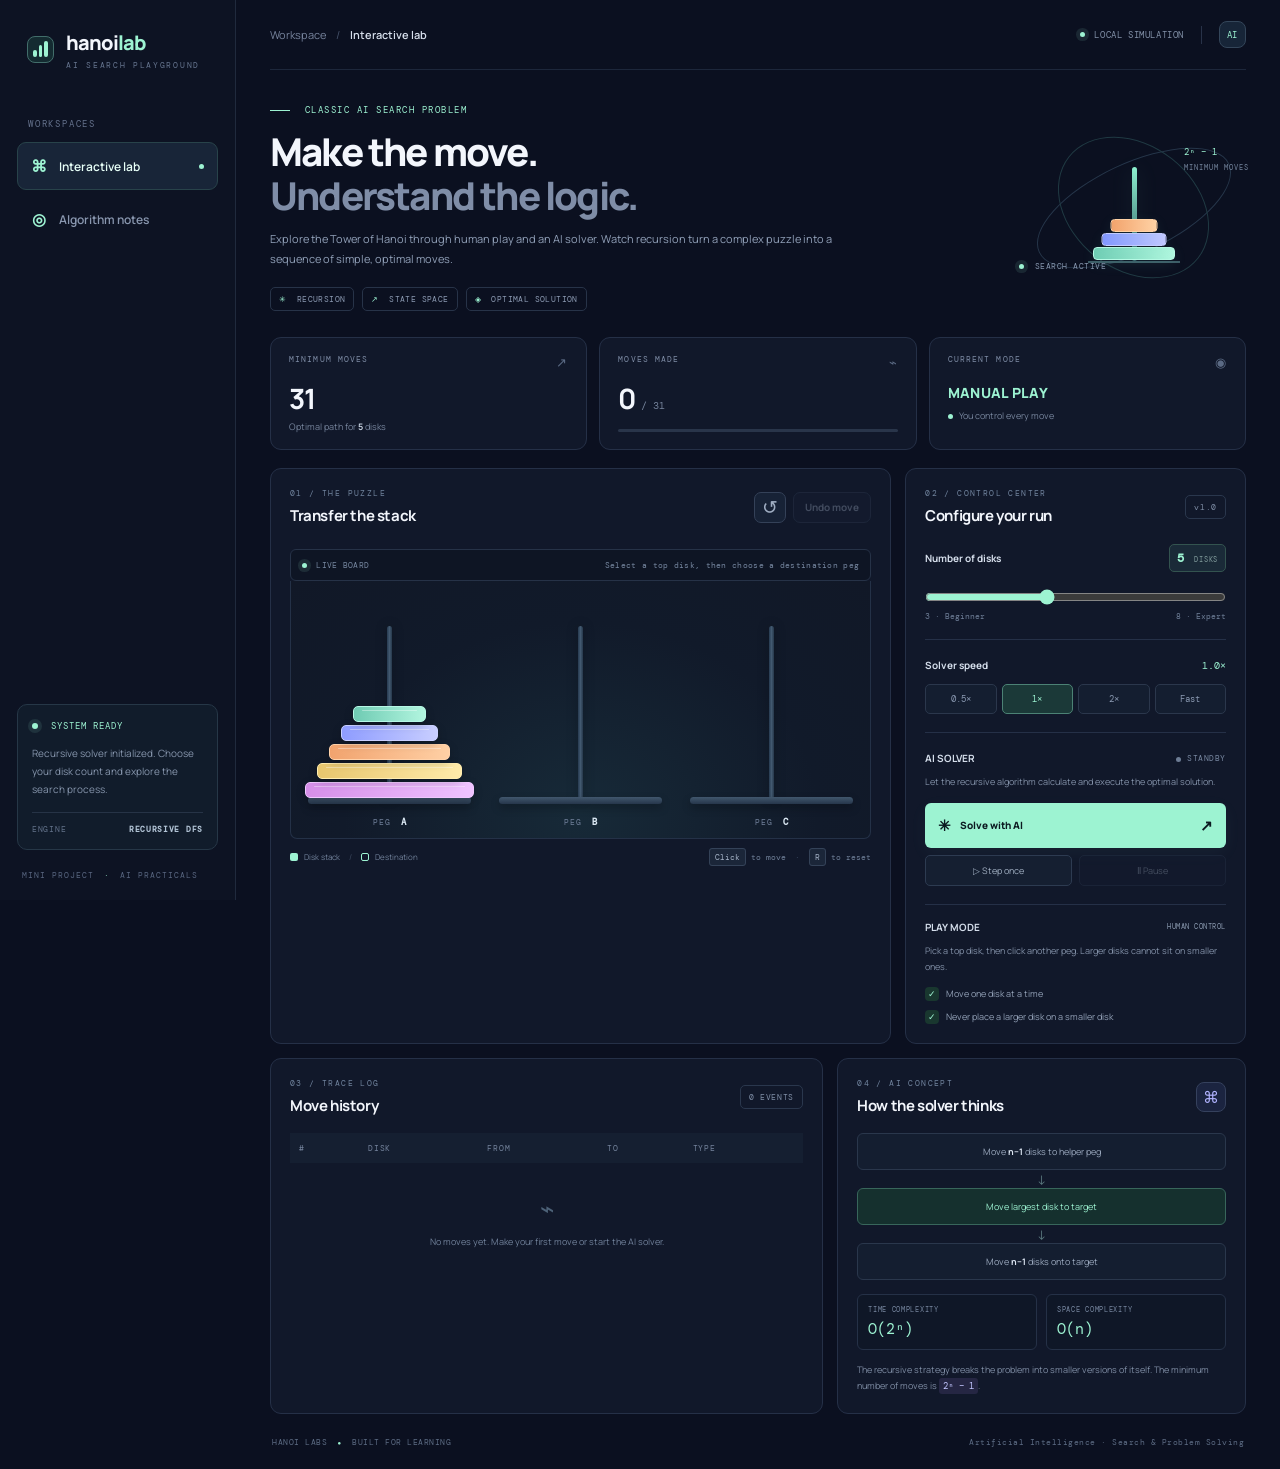
<file: index.html>
<!DOCTYPE html>
<html lang="en">
<head>
  <meta charset="UTF-8" />
  <meta name="viewport" content="width=device-width, initial-scale=1.0" />
  <meta name="theme-color" content="#0b1020" />
  <title>Hanoi Lab — AI Search Playground</title>
  <link rel="preconnect" href="https://fonts.googleapis.com">
  <link rel="preconnect" href="https://fonts.gstatic.com" crossorigin>
  <link href="https://fonts.googleapis.com/css2?family=DM+Mono:wght@400;500&family=Manrope:wght@400;500;600;700;800&display=swap" rel="stylesheet">
  <link rel="stylesheet" href="style.css" />
</head>
<body>
  <div class="app-shell">
    <aside class="sidebar">
      <a class="brand" href="#" aria-label="Hanoi Lab home">
        <span class="brand-mark"><span></span><span></span><span></span></span>
        <span>hanoi<span class="brand-light">lab</span><small>AI SEARCH PLAYGROUND</small></span>
      </a>

      <div class="side-label">WORKSPACES</div>
      <button class="nav-item active" type="button"><span class="nav-icon">⌘</span> Interactive lab <span class="nav-dot"></span></button>
      <a class="nav-item" href="#how-it-works"><span class="nav-icon">◎</span> Algorithm notes</a>

      <div class="sidebar-bottom">
        <div class="status-card">
          <div class="status-top"><span class="pulse"></span> SYSTEM READY</div>
          <p>Recursive solver initialized. Choose your disk count and explore the search process.</p>
          <div class="status-foot"><span>ENGINE</span><strong>RECURSIVE DFS</strong></div>
        </div>
        <div class="sidebar-credit">MINI PROJECT <span>·</span> AI PRACTICALS</div>
      </div>
    </aside>

    <main class="main-content">
      <header class="topbar">
        <div class="breadcrumb"><span>Workspace</span><span class="crumb-slash">/</span><strong>Interactive lab</strong></div>
        <div class="topbar-right"><span class="live-indicator"></span><span>LOCAL SIMULATION</span><span class="topbar-divider"></span><span class="avatar">AI</span></div>
      </header>

      <section class="hero">
        <div class="hero-copy">
          <div class="eyebrow"><span class="eyebrow-line"></span> CLASSIC AI SEARCH PROBLEM</div>
          <h1>Make the move.<br><span>Understand the logic.</span></h1>
          <p>Explore the Tower of Hanoi through human play and an AI solver. Watch recursion turn a complex puzzle into a sequence of simple, optimal moves.</p>
          <div class="hero-tags"><span><i class="tag-icon">✳</i> RECURSION</span><span><i class="tag-icon">↗</i> STATE SPACE</span><span><i class="tag-icon">◈</i> OPTIMAL SOLUTION</span></div>
        </div>
        <div class="hero-art" aria-hidden="true">
          <div class="orbit orbit-one"></div><div class="orbit orbit-two"></div>
          <div class="art-core"><div class="art-pole"></div><div class="art-disk disk-a"></div><div class="art-disk disk-b"></div><div class="art-disk disk-c"></div></div>
          <div class="art-label label-top">2ⁿ − 1 <small>MINIMUM MOVES</small></div>
          <div class="art-label label-bottom"><span class="tiny-pulse"></span> SEARCH ACTIVE</div>
        </div>
      </section>

      <section class="metrics" aria-label="Puzzle statistics">
        <div class="metric-card"><div class="metric-label">MINIMUM MOVES <span>↗</span></div><div class="metric-value" id="minimumMoves">31</div><div class="metric-note">Optimal path for <b id="metricDiskCount">5</b> disks</div></div>
        <div class="metric-card"><div class="metric-label">MOVES MADE <span>⌁</span></div><div class="metric-value" id="movesMade">0<span class="metric-unit"> / 31</span></div><div class="progress-track"><div id="progressBar" class="progress-fill"></div></div></div>
        <div class="metric-card"><div class="metric-label">CURRENT MODE <span>◉</span></div><div class="metric-mode" id="modeLabel">MANUAL PLAY</div><div class="metric-note"><span class="mode-dot"></span><span id="modeDescription">You control every move</span></div></div>
      </section>

      <section class="workspace-grid">
        <div class="panel game-panel">
          <div class="panel-header">
            <div><div class="panel-kicker">01 / THE PUZZLE</div><h2>Transfer the stack</h2></div>
            <div class="game-actions"><button class="icon-button" id="resetBtn" title="Reset puzzle" aria-label="Reset puzzle">↺</button><button class="secondary-button" id="undoBtn" disabled>Undo move</button></div>
          </div>
          <div class="board-topline"><span><span class="live-indicator"></span> LIVE BOARD</span><span id="boardHint">Select a top disk, then choose a destination peg</span></div>
          <div class="board" id="board" aria-label="Tower of Hanoi game board">
            <div class="peg-column" data-peg="0" tabindex="0" role="button" aria-label="Peg A">
              <div class="peg-stack" id="stack-A"></div><div class="peg-rod"></div><div class="peg-base"></div><div class="peg-name">PEG <b>A</b></div>
            </div>
            <div class="peg-column" data-peg="1" tabindex="0" role="button" aria-label="Peg B">
              <div class="peg-stack" id="stack-B"></div><div class="peg-rod"></div><div class="peg-base"></div><div class="peg-name">PEG <b>B</b></div>
            </div>
            <div class="peg-column" data-peg="2" tabindex="0" role="button" aria-label="Peg C">
              <div class="peg-stack" id="stack-C"></div><div class="peg-rod"></div><div class="peg-base"></div><div class="peg-name">PEG <b>C</b></div>
            </div>
          </div>
          <div class="board-footer"><div class="legend"><span class="legend-swatch"></span> Disk stack <span class="legend-separator">/</span> <span class="legend-target"></span> Destination</div><div class="keyboard-hint"><kbd>Click</kbd> to move <span>·</span> <kbd>R</kbd> to reset</div></div>
          <div class="win-banner hidden" id="winBanner"><span class="win-icon">✓</span><div><strong>Puzzle solved!</strong><small>You transferred every disk to Peg C.</small></div><button id="playAgainBtn">Play again ↗</button></div>
        </div>

        <div class="panel controls-panel">
          <div class="panel-header">
            <div><div class="panel-kicker">02 / CONTROL CENTER</div><h2>Configure your run</h2></div>
            <span class="control-chip">v1.0</span>
          </div>
          <div class="control-section">
            <div class="control-title"><label for="diskRange">Number of disks</label><span class="value-pill"><b id="diskCountValue">5</b> <small>DISKS</small></span></div>
            <input type="range" id="diskRange" min="3" max="8" value="5" />
            <div class="range-labels"><span>3 · Beginner</span><span>8 · Expert</span></div>
          </div>
          <div class="control-section">
            <div class="control-title"><span>Solver speed</span><span class="speed-value" id="speedValue">1.0×</span></div>
            <div class="speed-options" role="group" aria-label="Solver speed"><button data-speed="700">0.5×</button><button data-speed="350" class="selected">1×</button><button data-speed="120">2×</button><button data-speed="35">Fast</button></div>
          </div>
          <div class="control-section solver-section">
            <div class="control-title"><span>AI SOLVER</span><span class="solver-status"><span class="mode-dot"></span><span id="solverStatus">STANDBY</span></span></div>
            <p>Let the recursive algorithm calculate and execute the optimal solution.</p>
            <button class="primary-button" id="solveBtn"><span class="button-spark">✳</span><span id="solveButtonText">Solve with AI</span><span class="button-arrow">↗</span></button>
            <div class="solver-subactions"><button id="stepBtn">▷ Step once</button><button id="pauseBtn" disabled>Ⅱ Pause</button></div>
          </div>
          <div class="control-section manual-section">
            <div class="control-title"><span>PLAY MODE</span><span class="manual-status">HUMAN CONTROL</span></div>
            <p>Pick a top disk, then click another peg. Larger disks cannot sit on smaller ones.</p>
            <div class="rule-row"><span class="rule-check">✓</span><span>Move one disk at a time</span></div>
            <div class="rule-row"><span class="rule-check">✓</span><span>Never place a larger disk on a smaller disk</span></div>
          </div>
        </div>
      </section>

      <section class="lower-grid">
        <div class="panel history-panel">
          <div class="panel-header"><div><div class="panel-kicker">03 / TRACE LOG</div><h2>Move history</h2></div><span class="log-count" id="historyCount">0 EVENTS</span></div>
          <div class="history-table-wrap"><table><thead><tr><th>#</th><th>DISK</th><th>FROM</th><th>TO</th><th>TYPE</th></tr></thead><tbody id="historyBody"><tr class="empty-row"><td colspan="5"><span class="empty-symbol">⌁</span>No moves yet. Make your first move or start the AI solver.</td></tr></tbody></table></div>
        </div>
        <div class="panel insight-panel" id="how-it-works">
          <div class="panel-header"><div><div class="panel-kicker">04 / AI CONCEPT</div><h2>How the solver thinks</h2></div><span class="insight-icon">⌘</span></div>
          <div class="algorithm-flow"><div class="flow-node">Move <b>n−1</b> disks to helper peg</div><div class="flow-connector"><span>↓</span></div><div class="flow-node highlight-node">Move largest disk to target</div><div class="flow-connector"><span>↓</span></div><div class="flow-node">Move <b>n−1</b> disks onto target</div></div>
          <div class="complexity-row"><div><span>TIME COMPLEXITY</span><strong>O(2ⁿ)</strong></div><div><span>SPACE COMPLEXITY</span><strong>O(n)</strong></div></div>
          <p class="insight-caption">The recursive strategy breaks the problem into smaller versions of itself. The minimum number of moves is <code>2ⁿ − 1</code>.</p>
        </div>
      </section>
      <footer class="footer"><span>HANOI LABS <span class="footer-dot">●</span> BUILT FOR LEARNING</span><span>Artificial Intelligence · Search & Problem Solving</span></footer>
    </main>
  </div>
  <div class="toast" id="toast" role="status" aria-live="polite"></div>
  <script src="script.js"></script>
</body>
</html>
</file>
<file: style.css>
:root{--bg:#0b1020;--panel:#11182a;--panel2:#0e1526;--line:#253047;--muted:#7d8ba5;--text:#f3f6fc;--accent:#9df3d2;--accent2:#6ed8b4;--purple:#a5a4ff;--orange:#ffb87d;--red:#ff8e9a;--font:'Manrope',sans-serif;--mono:'DM Mono',monospace}
*{box-sizing:border-box}html{scroll-behavior:smooth}body{margin:0;background:var(--bg);color:var(--text);font-family:var(--font);font-size:13px}button,a,input{font:inherit}button{cursor:pointer}button:focus-visible,a:focus-visible,[tabindex]:focus-visible,input:focus-visible{outline:2px solid var(--accent);outline-offset:3px}.app-shell{min-height:100vh;display:grid;grid-template-columns:236px minmax(0,1fr)}.sidebar{position:sticky;top:0;height:100vh;background:#0d1323;border-right:1px solid #202a3d;padding:29px 17px 20px;display:flex;flex-direction:column}.brand{display:flex;align-items:center;gap:12px;color:var(--text);text-decoration:none;font-size:20px;font-weight:800;letter-spacing:-1px;padding:0 10px}.brand-light{color:var(--accent)}.brand small{display:block;font:8px var(--mono);letter-spacing:1.7px;color:#66758f;margin-top:4px}.brand-mark{width:27px;height:27px;border:1px solid #426e6b;border-radius:8px;display:flex;align-items:flex-end;justify-content:center;gap:2px;padding:5px;background:#142b31}.brand-mark span{width:4px;border-radius:4px;background:var(--accent);display:block}.brand-mark span:nth-child(1){height:7px}.brand-mark span:nth-child(2){height:12px}.brand-mark span:nth-child(3){height:16px}.side-label{font:9px var(--mono);letter-spacing:1.8px;color:#64718b;margin:48px 11px 12px}.nav-item{width:100%;display:flex;align-items:center;gap:12px;padding:12px 13px;border:1px solid transparent;background:transparent;color:#8997af;text-decoration:none;text-align:left;border-radius:9px;margin-bottom:5px;font-size:12px;font-weight:600}.nav-item.active{background:#182538;color:#e7fff7;border-color:#28434a}.nav-icon{width:16px;text-align:center;font-size:16px;color:var(--accent)}.nav-dot{margin-left:auto;width:5px;height:5px;background:var(--accent);border-radius:50%}.sidebar-bottom{margin-top:auto}.status-card{padding:15px 14px;background:#111c2b;border:1px solid #263747;border-radius:10px}.status-top{font:9px var(--mono);letter-spacing:1px;color:var(--accent)}.pulse,.live-indicator,.tiny-pulse{display:inline-block;width:6px;height:6px;border-radius:50%;background:var(--accent);box-shadow:0 0 0 4px #9df3d21a;margin-right:7px}.status-card p{font-size:10px;line-height:1.8;color:#8796ad;margin:12px 0 14px}.status-foot{border-top:1px solid #263346;padding-top:11px;display:flex;justify-content:space-between;align-items:center;font:8px var(--mono);color:#63728a;letter-spacing:.7px}.status-foot strong{font-size:8px;color:#b2c4d6}.sidebar-credit{font:8px var(--mono);letter-spacing:1px;color:#586680;margin:20px 5px 0}.sidebar-credit span{color:var(--accent);padding:0 4px}.main-content{min-width:0;padding:0 34px 22px;max-width:1600px;width:100%;margin:0 auto}.topbar{height:70px;display:flex;align-items:center;justify-content:space-between;border-bottom:1px solid #1d273b}.breadcrumb{font-size:11px;color:#77849d}.breadcrumb strong{color:#d7dfec;font-weight:600}.crumb-slash{padding:0 10px;color:#46536b}.topbar-right{display:flex;align-items:center;gap:9px;font:9px var(--mono);letter-spacing:.6px;color:#8290a7}.topbar-right .live-indicator{width:5px;height:5px;margin:0}.topbar-divider{height:18px;width:1px;background:#283248;margin:0 8px}.avatar{display:grid;place-items:center;width:27px;height:27px;border:1px solid #34465a;border-radius:8px;color:var(--accent);background:#172538;font-size:9px}.hero{display:flex;justify-content:space-between;align-items:center;gap:24px;padding:34px 0 26px;min-height:220px}.hero-copy{max-width:680px}.eyebrow,.panel-kicker{font:9px var(--mono);letter-spacing:1.5px;color:var(--accent)}.eyebrow-line{display:inline-block;width:20px;height:1px;background:var(--accent);vertical-align:middle;margin-right:8px}.hero h1{font-size:clamp(27px,3vw,42px);line-height:1.14;letter-spacing:-1.8px;margin:14px 0 11px;font-weight:800}.hero h1 span{color:#7f8da7}.hero p{font-size:11px;line-height:1.9;color:#91a0b8;max-width:580px;margin:0}.hero-tags{display:flex;gap:8px;flex-wrap:wrap;margin-top:17px}.hero-tags span{border:1px solid #273348;border-radius:5px;padding:6px 8px;color:#8c9ab2;font:8px var(--mono);letter-spacing:.4px}.tag-icon{color:var(--accent);font-style:normal;margin-right:5px}.hero-art{position:relative;flex:0 0 225px;height:160px;display:grid;place-items:center}.orbit{position:absolute;border:1px solid #26364a;border-radius:50%;transform:rotate(-25deg)}.orbit-one{width:210px;height:90px}.orbit-two{width:165px;height:125px;transform:rotate(38deg);border-color:#203a43}.art-core{position:relative;width:92px;height:110px;border-bottom:2px solid #3c5c66}.art-pole{position:absolute;width:5px;height:94px;left:44px;bottom:0;background:linear-gradient(#8df0cf,#315e65);border-radius:5px;box-shadow:0 0 22px #9df3d222}.art-disk{position:absolute;left:50%;transform:translateX(-50%);height:13px;border-radius:4px;border:1px solid #b7f9e4;background:linear-gradient(90deg,#6fcdb4,#b0f7df);box-shadow:0 4px 14px #73e0bc18}.disk-a{width:82px;bottom:1px}.disk-b{width:65px;bottom:15px;background:linear-gradient(90deg,#8297ff,#c1c8ff);border-color:#c4cbff}.disk-c{width:47px;bottom:29px;background:linear-gradient(90deg,#f2a36c,#ffd2a5);border-color:#ffd2a5}.art-label{position:absolute;font:9px var(--mono);color:var(--accent);letter-spacing:.5px}.art-label small{display:block;color:#75869e;font-size:7px;margin-top:5px;letter-spacing:1px}.label-top{right:-3px;top:18px}.label-bottom{left:-2px;bottom:17px;color:#8797af;font-size:8px}.tiny-pulse{width:5px;height:5px;margin-right:5px}.metrics{display:grid;grid-template-columns:repeat(3,minmax(0,1fr));gap:12px;margin-bottom:18px}.metric-card,.panel{background:var(--panel);border:1px solid var(--line);border-radius:11px}.metric-card{padding:16px 18px;min-height:108px}.metric-label{font:8px var(--mono);letter-spacing:1.1px;color:#7f8da6;display:flex;justify-content:space-between}.metric-label span{font-size:13px;color:#5b6a84}.metric-value{font-size:28px;font-weight:700;letter-spacing:-1px;margin:8px 0 3px}.metric-unit{font:10px var(--mono);letter-spacing:0;color:#77859d}.metric-note{font-size:9px;color:#77859d}.metric-note b{color:#c3cedd}.progress-track{height:3px;background:#29354a;border-radius:5px;margin-top:12px;overflow:hidden}.progress-fill{height:100%;width:0;background:var(--accent);transition:width .3s}.metric-mode{font-size:14px;font-weight:800;letter-spacing:.3px;margin:12px 0 7px;color:var(--accent)}.mode-dot{display:inline-block;width:5px;height:5px;background:var(--accent);border-radius:50%;margin-right:6px;vertical-align:middle}.workspace-grid{display:grid;grid-template-columns:minmax(0,1.55fr) minmax(280px,.85fr);gap:14px}.panel{min-width:0;padding:19px}.panel-header{display:flex;justify-content:space-between;align-items:center;gap:12px}.panel-kicker{font-size:8px;letter-spacing:1.4px;color:#71849e}.panel h2{font-size:15px;letter-spacing:-.4px;margin:7px 0 0;font-weight:700}.game-actions{display:flex;gap:7px}.icon-button,.secondary-button{border:1px solid #344158;background:#172236;color:#9fadc2;border-radius:7px;height:31px}.icon-button{width:32px;font-size:19px}.secondary-button{padding:0 11px;font-size:10px;font-weight:700}.secondary-button:disabled,.solver-subactions button:disabled{opacity:.35;cursor:not-allowed}.board-topline{display:flex;justify-content:space-between;gap:10px;align-items:center;margin-top:23px;padding:10px 11px;border:1px solid #263247;border-radius:6px;background:#0e1524;color:#7788a1;font:8px var(--mono);letter-spacing:.3px}.board-topline .live-indicator{width:5px;height:5px;margin-right:4px}.board{position:relative;display:grid;grid-template-columns:repeat(3,minmax(0,1fr));gap:10px;height:258px;padding:19px 8px 0;background:radial-gradient(ellipse at 50% 90%,#172a38 0%,#111a2a 58%,#111827 100%);border:1px solid #243147;border-top:0;border-radius:0 0 7px 7px;overflow:hidden}.peg-column{position:relative;display:flex;align-items:center;flex-direction:column;cursor:pointer;min-width:0;outline:none}.peg-column::before{content:"";position:absolute;inset:0 0 0;border:1px solid transparent;border-radius:7px;transition:background .2s,border-color .2s;pointer-events:none}.peg-column:hover::before,.peg-column.selected::before{background:#9df3d209;border-color:#9df3d22b}.peg-stack{position:absolute;bottom:40px;left:0;right:0;display:flex;align-items:center;flex-direction:column-reverse;gap:3px;z-index:2;pointer-events:none}.disk{height:16px;min-height:16px;border-radius:5px;border:1px solid #b4f8e3;background:linear-gradient(90deg,#62c7ad,#a6f3d9);box-shadow:0 3px 10px #0003;transition:width .22s,transform .22s,filter .22s;max-width:96%;position:relative}.disk::after{content:"";position:absolute;left:8px;right:8px;top:3px;height:1px;background:#ffffff5c;border-radius:2px}.disk.selected-disk{filter:brightness(1.35);transform:translateY(-5px);box-shadow:0 0 0 2px #9df3d255,0 0 18px #9df3d244}.peg-rod{position:absolute;bottom:39px;width:5px;height:173px;background:linear-gradient(90deg,#263a50,#425970,#26384b);border-radius:5px 5px 0 0;box-shadow:0 0 12px #0004}.peg-base{position:absolute;bottom:34px;width:90%;height:7px;background:linear-gradient(#41576d,#26364b);border-radius:5px;box-shadow:0 4px 8px #0004}.peg-name{position:absolute;bottom:10px;font:8px var(--mono);letter-spacing:1px;color:#71819b}.peg-name b{color:#d9e6f1;margin-left:4px;font-size:9px}.peg-column.target .peg-base{background:linear-gradient(#8debd0,#427b75)}.board-footer{display:flex;justify-content:space-between;align-items:center;gap:10px;margin-top:12px;color:#71819a;font-size:8px}.legend{display:flex;align-items:center;gap:6px}.legend-swatch{width:8px;height:8px;border-radius:2px;background:var(--accent)}.legend-separator{color:#3e4a60;margin:0 3px}.legend-target{width:8px;height:8px;border:1px solid var(--accent);border-radius:2px}.keyboard-hint{font-family:var(--mono);font-size:8px}.keyboard-hint span{padding:0 4px;color:#42516a}kbd{font:8px var(--mono);padding:3px 5px;background:#1b2639;border:1px solid #344258;border-radius:3px;color:#a6b4c8}.win-banner{display:flex;align-items:center;gap:10px;padding:12px;margin-top:12px;background:#122b2a;border:1px solid #2c6257;border-radius:7px}.win-banner.hidden{display:none}.win-icon{width:26px;height:26px;border-radius:50%;background:#24584b;color:var(--accent);display:grid;place-items:center}.win-banner strong,.win-banner small{display:block}.win-banner strong{font-size:11px}.win-banner small{font-size:9px;color:#89b8ac;margin-top:3px}.win-banner button{margin-left:auto;border:0;background:transparent;color:var(--accent);font-size:10px}.control-chip,.log-count{font:8px var(--mono);letter-spacing:.7px;color:#8190a8;border:1px solid #2a374d;padding:6px 8px;border-radius:5px}.control-section{padding:18px 0;border-bottom:1px solid #253047}.control-section:last-child{border-bottom:0;padding-bottom:0}.control-title{display:flex;justify-content:space-between;align-items:center;gap:10px;font-size:10px;font-weight:700;color:#d4ddea}.value-pill{background:#1a2a38;border:1px solid #33534f;color:var(--accent);border-radius:5px;padding:5px 7px;font:12px var(--mono)}.value-pill small{font-size:7px;letter-spacing:.7px;color:#829d9d;margin-left:3px}.control-section input[type=range]{width:100%;margin:17px 0 6px;accent-color:var(--accent);cursor:pointer}.range-labels{display:flex;justify-content:space-between;color:#71819a;font:8px var(--mono)}.speed-value{font:10px var(--mono);color:var(--accent)}.speed-options{display:grid;grid-template-columns:repeat(4,1fr);gap:5px;margin-top:12px}.speed-options button{background:#141e30;border:1px solid #2b374c;color:#8b9ab2;border-radius:5px;padding:8px 0;font:9px var(--mono);transition:.2s}.speed-options button.selected{background:#1b3938;border-color:#4c8275;color:var(--accent)}.solver-section p,.manual-section p{font-size:9px;color:#8391a8;line-height:1.8;margin:9px 0 12px}.solver-status,.manual-status{font:8px var(--mono);letter-spacing:.5px;color:#7888a1}.solver-status .mode-dot{background:#6d7c94}.primary-button{display:flex;align-items:center;gap:9px;width:100%;padding:12px 13px;background:var(--accent);color:#0c1a21;border:0;border-radius:6px;font-weight:800;font-size:10px;box-shadow:0 5px 18px #9df3d20c;transition:transform .18s,filter .18s}.primary-button:hover{filter:brightness(1.06);transform:translateY(-1px)}.button-spark{font-size:15px}.button-arrow{margin-left:auto;font-size:15px}.solver-subactions{display:grid;grid-template-columns:1fr 1fr;gap:7px;margin-top:7px}.solver-subactions button{padding:8px;background:#151f31;border:1px solid #2d3b51;border-radius:5px;color:#a1afc2;font-size:9px}.manual-section{padding-top:15px}.manual-status{font-size:7px;color:#8b9ab0}.rule-row{display:flex;align-items:flex-start;gap:7px;margin-top:9px;color:#93a1b7;font-size:9px;line-height:1.5}.rule-check{display:grid;place-items:center;width:14px;height:14px;flex:0 0 14px;border-radius:4px;background:#19372f;color:var(--accent);font-size:9px}.lower-grid{display:grid;grid-template-columns:minmax(0,1.15fr) minmax(300px,.85fr);gap:14px;margin-top:14px}.history-panel,.insight-panel{min-height:280px}.history-table-wrap{margin-top:17px;overflow-x:auto}table{border-collapse:collapse;width:100%;text-align:left}thead{background:#151f31}th{font:8px var(--mono);letter-spacing:.8px;color:#75849d;padding:10px 9px;font-weight:400}td{padding:10px 9px;border-bottom:1px solid #222e43;color:#a8b4c7;font-size:9px}tbody tr:last-child td{border-bottom:0}.empty-row td{text-align:center;padding:25px 10px;color:#71819a;line-height:1.7}.empty-symbol{display:block;color:#4d6278;font-size:24px;margin-bottom:5px}.move-number{font-family:var(--mono);color:#6d7e98}.disk-badge{display:inline-flex;align-items:center;gap:5px;color:#b9f7e4}.disk-mini{width:15px;height:5px;border-radius:3px;background:var(--accent)}.move-type{font:8px var(--mono);color:#7c8ca5}.algorithm-flow{margin-top:17px}.flow-node{padding:11px 12px;border:1px solid #2a374c;border-radius:6px;background:#141e30;color:#9aa8bd;font-size:9px;text-align:center}.flow-node b{color:#dce5f1}.highlight-node{border-color:#38665b;background:#15302e;color:var(--accent)}.flow-connector{text-align:center;height:18px;color:#5e7e83;font-size:13px;line-height:18px}.complexity-row{display:grid;grid-template-columns:1fr 1fr;gap:9px;margin-top:14px}.complexity-row div{padding:10px;background:#0f1727;border:1px solid #253147;border-radius:6px}.complexity-row span,.complexity-row strong{display:block}.complexity-row span{font:7px var(--mono);letter-spacing:.7px;color:#7888a1}.complexity-row strong{font:15px var(--mono);color:var(--accent);margin-top:5px}.insight-caption{font-size:9px;color:#7f8da4;line-height:1.8;margin:12px 0 0}.insight-caption code{font:9px var(--mono);color:#c3c6ff;background:#252643;padding:2px 4px;border-radius:3px}.insight-icon{width:30px;height:30px;display:grid;place-items:center;border:1px solid #35415d;background:#1b2440;color:#b1b3ff;border-radius:8px;font-size:16px}.footer{display:flex;justify-content:space-between;gap:15px;padding:23px 2px 0;font:8px var(--mono);letter-spacing:.5px;color:#5d6c84}.footer-dot{color:var(--accent);font-size:6px;padding:0 5px}.toast{position:fixed;bottom:22px;left:50%;transform:translate(-50%,20px);opacity:0;pointer-events:none;padding:11px 16px;border:1px solid #375d57;border-radius:7px;background:#142a2b;color:#c4f7e7;font-size:10px;box-shadow:0 12px 35px #0005;transition:all .25s;z-index:20}.toast.show{opacity:1;transform:translate(-50%,0)}button:disabled{cursor:not-allowed;opacity:.4}
@media(max-width:1100px){.app-shell{grid-template-columns:190px minmax(0,1fr)}.main-content{padding:0 22px 20px}.hero-art{flex-basis:175px;transform:scale(.88)}.workspace-grid{grid-template-columns:minmax(0,1.2fr) minmax(260px,.8fr)}.panel{padding:15px}.board{height:240px}.peg-rod{height:155px}}
@media(max-width:820px){.app-shell{display:block}.sidebar{display:none}.main-content{padding:0 18px 22px}.hero{padding-top:28px}.hero-art{flex-basis:150px;transform:scale(.78);margin-right:-10px}.workspace-grid,.lower-grid{grid-template-columns:1fr}.controls-panel{order:-1}.control-section{padding:14px 0}.game-panel{min-width:0}.board{height:260px}.peg-rod{height:175px}}
@media(max-width:560px){.main-content{padding:0 12px 18px}.topbar{height:58px}.topbar-right{font-size:7px;gap:5px}.topbar-divider{margin:0 3px}.hero{padding:26px 0 22px;min-height:0}.hero-art{display:none}.hero h1{font-size:34px}.hero p{font-size:10px}.metrics{grid-template-columns:1fr;gap:8px}.metric-card{min-height:88px;padding:13px 15px}.metric-value{font-size:24px;margin:5px 0 2px}.metric-mode{margin:7px 0 4px}.panel{padding:13px}.panel h2{font-size:14px}.board{height:230px;padding-left:3px;padding-right:3px;gap:2px}.peg-rod{height:145px}.peg-stack{bottom:40px;gap:2px}.disk{height:14px;min-height:14px}.peg-base{width:94%}.board-topline{font-size:7px}.board-footer{align-items:flex-start;flex-direction:column}.keyboard-hint{align-self:flex-end}.game-actions{gap:5px}.secondary-button{padding:0 7px;font-size:9px}.footer{flex-direction:column;line-height:1.8}.history-panel,.insight-panel{min-height:auto}.speed-options button{font-size:8px}}
</file>
